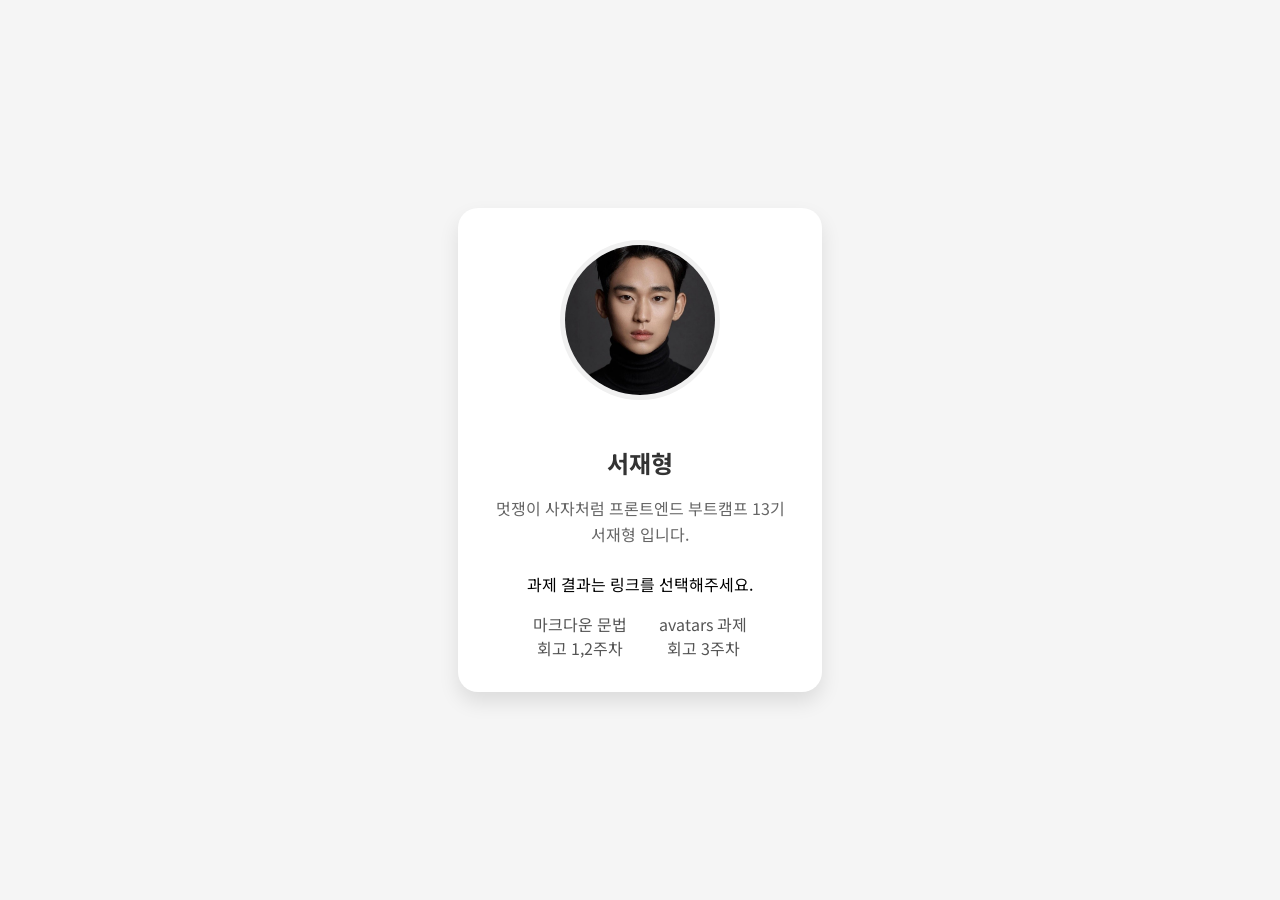
<file: index.html>
<!doctype html>
<html lang="ko">
  <head>
    <meta charset="UTF-8" />
    <meta name="viewport" content="width=device-width, initial-scale=1.0" />
    <title>HTML/CSS 과제</title>
    <style>
      body {
        margin: 0;
        padding: 0;
        font-family: "Noto Sans KR", sans-serif;
        background-color: #f5f5f5;
        display: flex;
        justify-content: center;
        align-items: center;
        min-height: 100vh;
      }

      .profile-card {
        background: white;
        border-radius: 20px;
        box-shadow: 0 10px 20px rgba(0, 0, 0, 0.1);
        padding: 2rem;
        width: 300px;
        text-align: center;
      }

      .profile-image {
        width: 150px;
        height: 150px;
        border-radius: 50%;
        margin-bottom: 1.5rem;
        object-fit: cover;
        border: 5px solid #f0f0f0;
      }

      .name {
        font-size: 1.5rem;
        font-weight: bold;
        color: #333;
        margin-bottom: 0.5rem;
      }

      .bio {
        color: #666;
        line-height: 1.6;
        margin-bottom: 1.5rem;
      }

      .homework-links {
        display: flex;
        justify-content: center;
        gap: 1rem;
        margin: 0;
        padding: 0;
        list-style: none;
      }

      .homework-links a {
        color: #555;
        text-decoration: none;
        transition: color 0.3s ease;
      }

      .homework-links a:hover {
        color: #007bff;
      }
    </style>
    <link
      href="https://fonts.googleapis.com/css2?family=Noto+Sans+KR:wght@400;700&display=swap"
      rel="stylesheet"
    />
    <link
      rel="stylesheet"
      href="https://cdnjs.cloudflare.com/ajax/libs/font-awesome/5.15.4/css/all.min.css"
    />
  </head>
  <body>
    <div class="profile-card">
      <img
        src="./src/assets/images/suhyeon.jpeg"
        alt="프로필 이미지"
        class="profile-image"
      />
      <h1 class="name">서재형</h1>
      <p class="bio">멋쟁이 사자처럼 프론트엔드 부트캠프 13기 서재형 입니다.</p>
      <p>과제 결과는 링크를 선택해주세요.</p>
      <ul class="homework-links">
        <div class="homework-link-first">
          <li><a href="./src/md/markdown.md">마크다운 문법</a></li>
          <li><a href="./src/md/retrospect.md">회고 1,2주차</a</li>
        </div>
        <div class="homework-link-second">
          <li><a href="./src/avatars/avatars.html">avatars 과제</a></li>
          <li><a href="./src/avatars/avatars.md">회고 3주차</a></li>
        </div>
      </ul>
    </div>
  </body>
</html>
</file>
